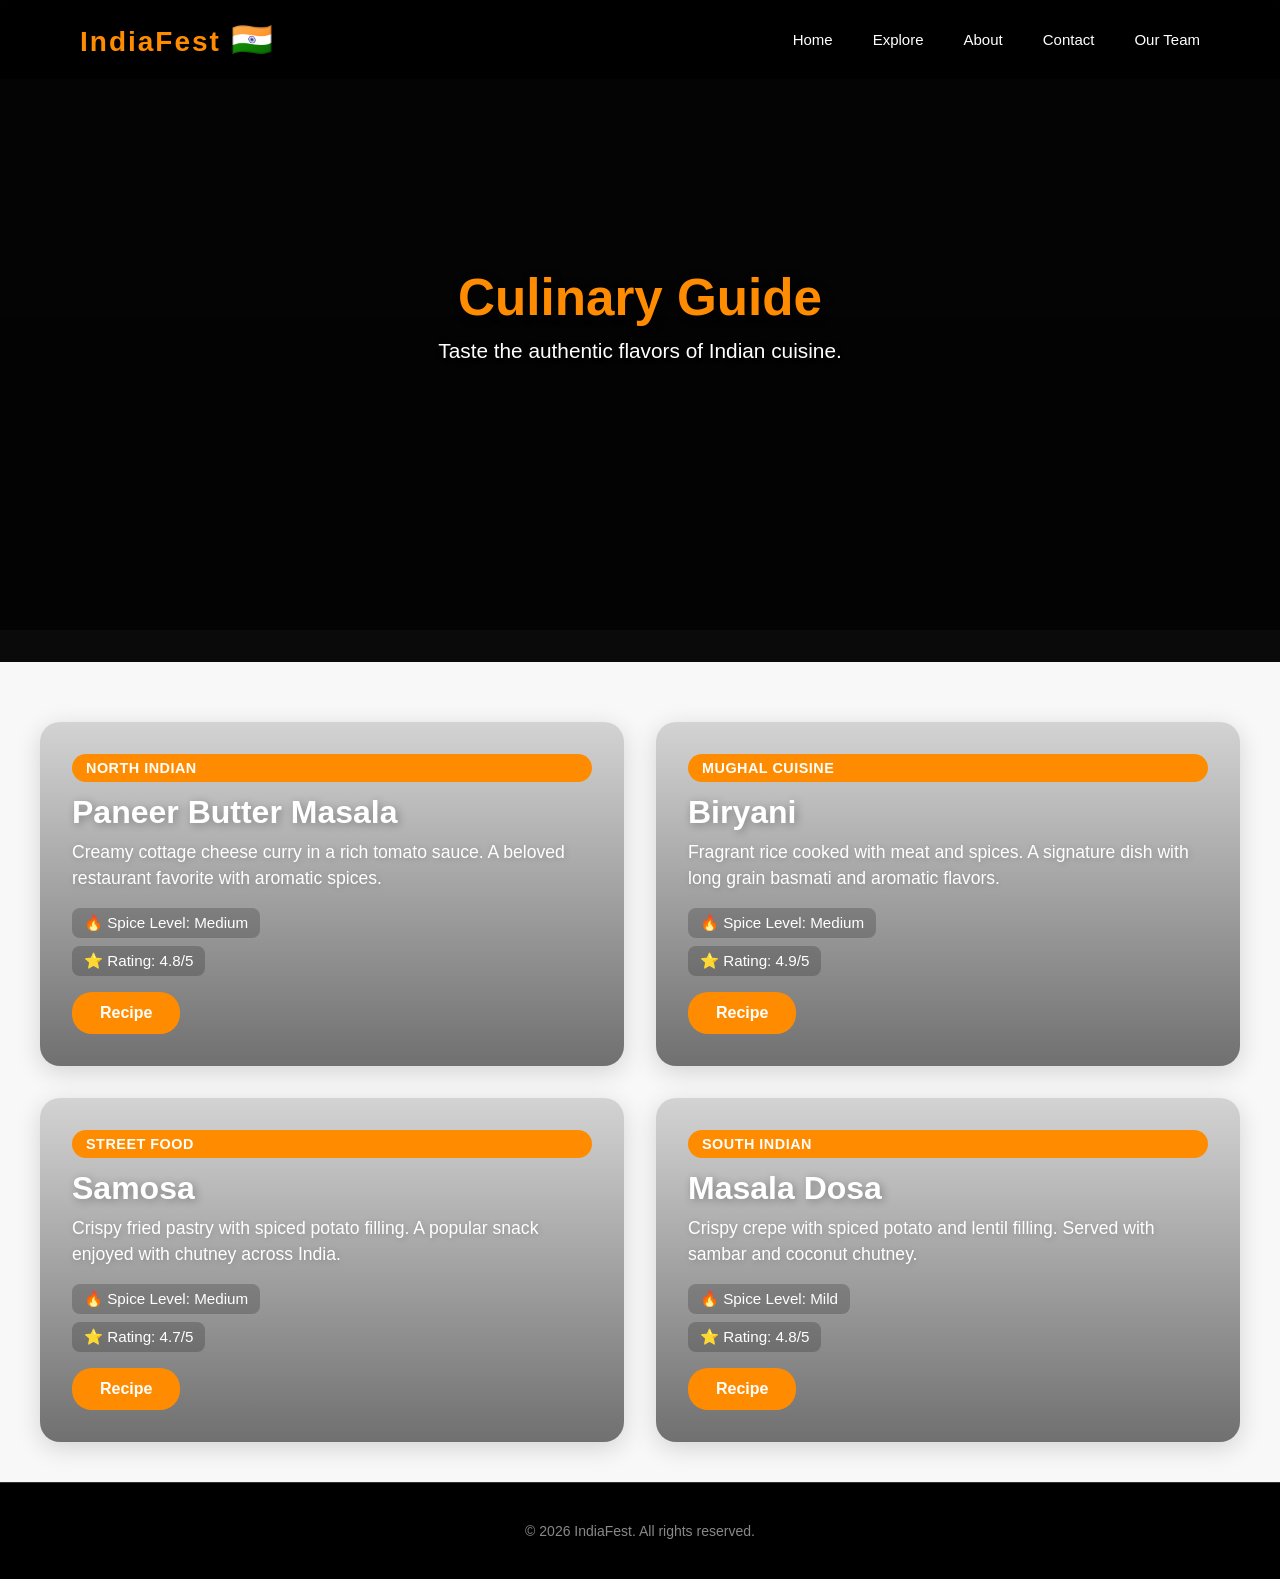
<file: projek negara india/culinary.html>
<!DOCTYPE html>
<html lang="en">
<head>
  <meta charset="UTF-8">
  <meta name="viewport" content="width=device-width, initial-scale=1.0">
  <title>Culinary Guide</title>
  <link rel="stylesheet" href="main.css">
</head>
<body>
  <header>
    <div class="navbar-container">
      <div class="logo">IndiaFest <span style="font-size:1.2em">🇮🇳</span></div>
      <nav class="nav-menu">
        <a href="index.html" class="nav-link">Home</a>
        <a href="explore.html" class="nav-link">Explore</a>
        <a href="#" class="nav-link">About</a>
        <a href="#" class="nav-link">Contact</a>
        <a href="#" class="nav-link">Our Team</a>
      </nav>
    </div>
  </header>

  <main>
    <section class="explore-hero">
      <div class="explore-hero-bg"></div>
      <div class="explore-hero-content">
        <h1 class="explore-hero-title">Culinary Guide</h1>
        <p class="explore-hero-subtitle">Taste the authentic flavors of Indian cuisine.</p>
      </div>
    </section>
    <section class="explore-section">
      <div class="card-grid">
        <div class="explore-card" style="background-image: url('https://www.cookwithmanali.com/wp-content/uploads/2019/05/Paneer-Butter-Masala-Restaurant-Style.jpg');">
          <div class="explore-card-overlay"></div>
          <div class="explore-card-content">
            <div class="explore-card-badge">North Indian</div>
            <h3 class="explore-card-title">Paneer Butter Masala</h3>
            <p class="explore-card-desc">Creamy cottage cheese curry in a rich tomato sauce. A beloved restaurant favorite with aromatic spices.</p>
            <div class="explore-card-meta">
              <span class="explore-location">🔥 Spice Level: Medium</span>
              <span class="explore-season">⭐ Rating: 4.8/5</span>
            </div>
            <a href="#" class="explore-btn">Recipe</a>
          </div>
        </div>
        <div class="explore-card" style="background-image: url('https://www.indianhealthyrecipes.com/wp-content/uploads/2021/12/biryani-recipe.jpg');">
          <div class="explore-card-overlay"></div>
          <div class="explore-card-content">
            <div class="explore-card-badge">Mughal Cuisine</div>
            <h3 class="explore-card-title">Biryani</h3>
            <p class="explore-card-desc">Fragrant rice cooked with meat and spices. A signature dish with long grain basmati and aromatic flavors.</p>
            <div class="explore-card-meta">
              <span class="explore-location">🔥 Spice Level: Medium</span>
              <span class="explore-season">⭐ Rating: 4.9/5</span>
            </div>
            <a href="#" class="explore-btn">Recipe</a>
          </div>
        </div>
        <div class="explore-card" style="background-image: url('https://www.vegrecipesofindia.com/wp-content/uploads/2021/06/samosa-recipe-1.jpg');">
          <div class="explore-card-overlay"></div>
          <div class="explore-card-content">
            <div class="explore-card-badge">Street Food</div>
            <h3 class="explore-card-title">Samosa</h3>
            <p class="explore-card-desc">Crispy fried pastry with spiced potato filling. A popular snack enjoyed with chutney across India.</p>
            <div class="explore-card-meta">
              <span class="explore-location">🔥 Spice Level: Medium</span>
              <span class="explore-season">⭐ Rating: 4.7/5</span>
            </div>
            <a href="#" class="explore-btn">Recipe</a>
          </div>
        </div>
        <div class="explore-card" style="background-image: url('https://www.cookwithmanali.com/wp-content/uploads/2019/04/Masala-Dosa.jpg');">
          <div class="explore-card-overlay"></div>
          <div class="explore-card-content">
            <div class="explore-card-badge">South Indian</div>
            <h3 class="explore-card-title">Masala Dosa</h3>
            <p class="explore-card-desc">Crispy crepe with spiced potato and lentil filling. Served with sambar and coconut chutney.</p>
            <div class="explore-card-meta">
              <span class="explore-location">🔥 Spice Level: Mild</span>
              <span class="explore-season">⭐ Rating: 4.8/5</span>
            </div>
            <a href="#" class="explore-btn">Recipe</a>
          </div>
        </div>
      </div>
    </section>
  </main>

  <footer>
    <p>&copy; 2026 IndiaFest. All rights reserved.</p>
  </footer>
</body>
</html>
</file>
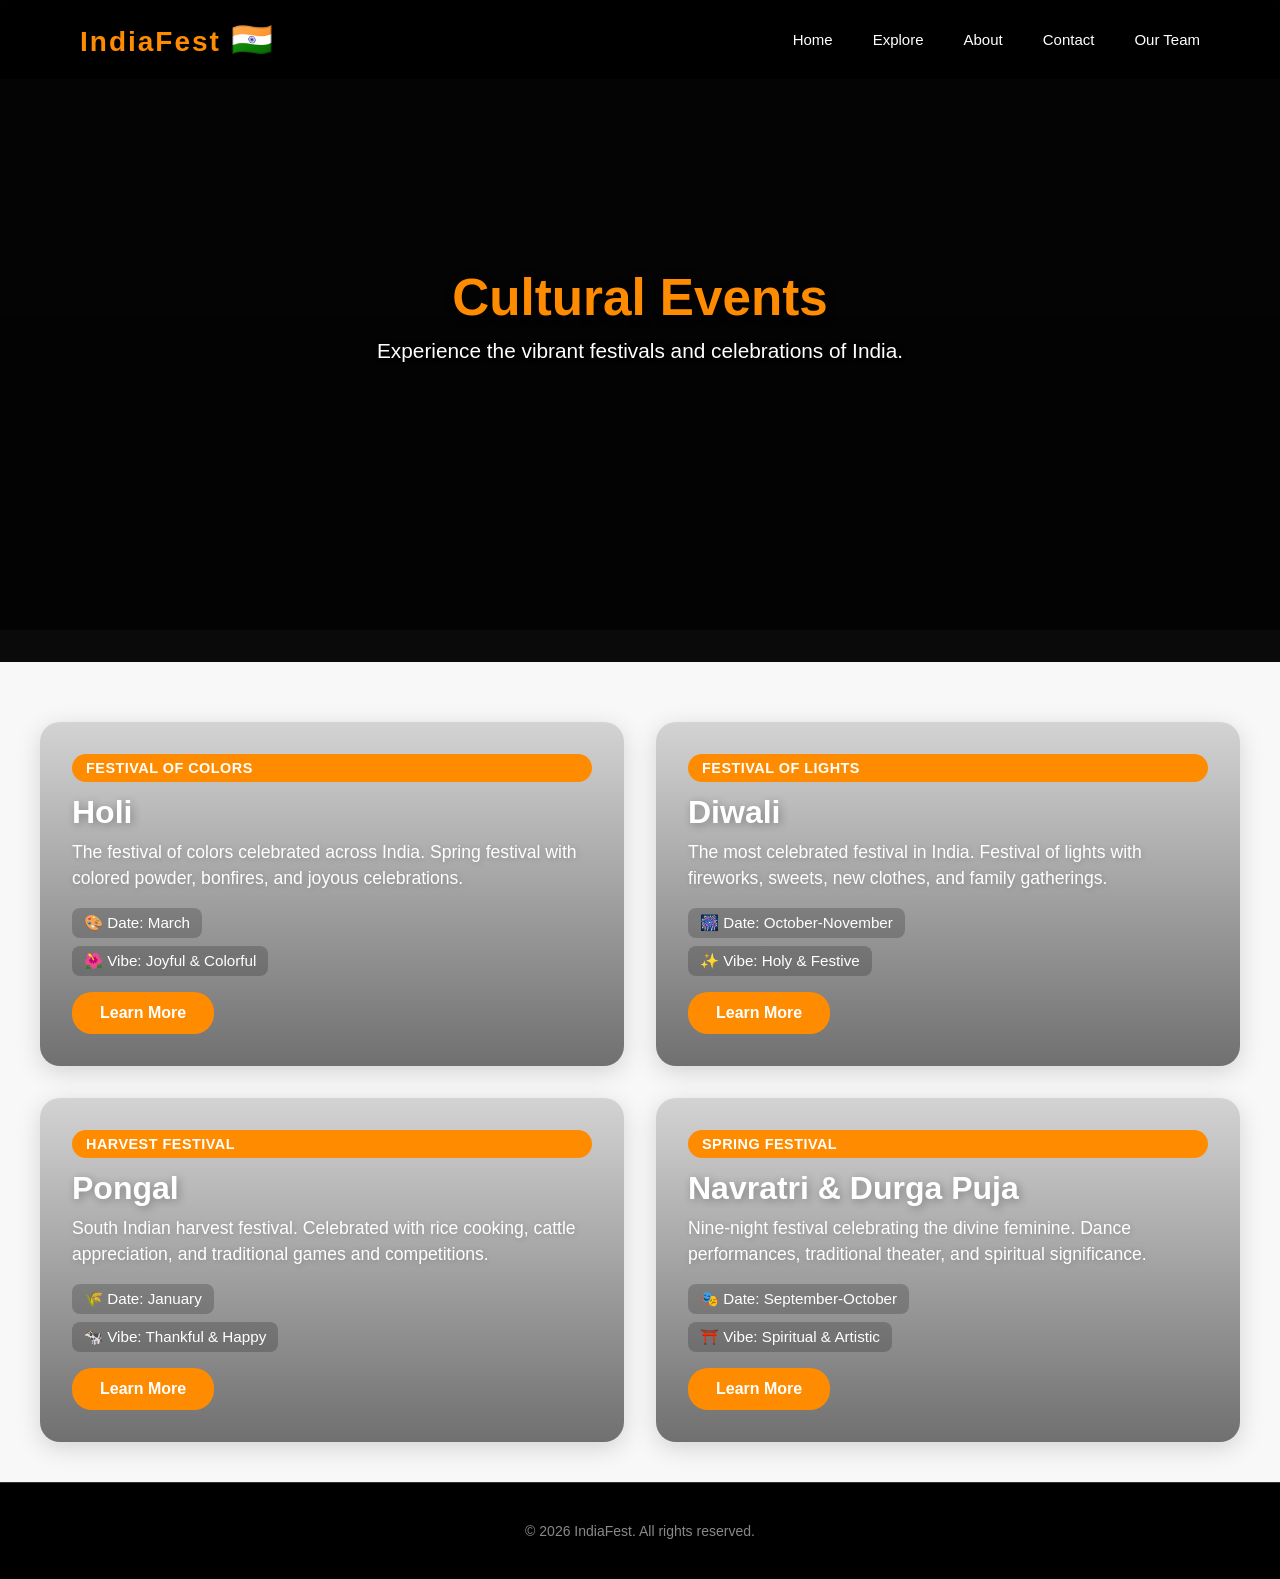
<file: projek negara india/events.html>
<!DOCTYPE html>
<html lang="en">
<head>
  <meta charset="UTF-8">
  <meta name="viewport" content="width=device-width, initial-scale=1.0">
  <title>Cultural Events</title>
  <link rel="stylesheet" href="main.css">
</head>
<body>
  <header>
    <div class="navbar-container">
      <div class="logo">IndiaFest <span style="font-size:1.2em">🇮🇳</span></div>
      <nav class="nav-menu">
        <a href="index.html" class="nav-link">Home</a>
        <a href="explore.html" class="nav-link">Explore</a>
        <a href="#" class="nav-link">About</a>
        <a href="#" class="nav-link">Contact</a>
        <a href="#" class="nav-link">Our Team</a>
      </nav>
    </div>
  </header>

  <main>
    <section class="explore-hero">
      <div class="explore-hero-bg"></div>
      <div class="explore-hero-content">
        <h1 class="explore-hero-title">Cultural Events</h1>
        <p class="explore-hero-subtitle">Experience the vibrant festivals and celebrations of India.</p>
      </div>
    </section>
    <section class="explore-section">
      <div class="card-grid">
        <div class="explore-card" style="background-image: url('https://images.unsplash.com/photo-1494942636040-e186e81cef91?auto=format&fit=crop&w=600&q=60');">
          <div class="explore-card-overlay"></div>
          <div class="explore-card-content">
            <div class="explore-card-badge">Festival of Colors</div>
            <h3 class="explore-card-title">Holi</h3>
            <p class="explore-card-desc">The festival of colors celebrated across India. Spring festival with colored powder, bonfires, and joyous celebrations.</p>
            <div class="explore-card-meta">
              <span class="explore-location">🎨 Date: March</span>
              <span class="explore-season">🌺 Vibe: Joyful & Colorful</span>
            </div>
            <a href="#" class="explore-btn">Learn More</a>
          </div>
        </div>
        <div class="explore-card" style="background-image: url('https://images.unsplash.com/photo-1548599622-c31e11cdfcd7?auto=format&fit=crop&w=600&q=60');">
          <div class="explore-card-overlay"></div>
          <div class="explore-card-content">
            <div class="explore-card-badge">Festival of Lights</div>
            <h3 class="explore-card-title">Diwali</h3>
            <p class="explore-card-desc">The most celebrated festival in India. Festival of lights with fireworks, sweets, new clothes, and family gatherings.</p>
            <div class="explore-card-meta">
              <span class="explore-location">🎆 Date: October-November</span>
              <span class="explore-season">✨ Vibe: Holy & Festive</span>
            </div>
            <a href="#" class="explore-btn">Learn More</a>
          </div>
        </div>
        <div class="explore-card" style="background-image: url('https://images.unsplash.com/photo-1525365280917-498caa0ddf60?auto=format&fit=crop&w=600&q=60');">
          <div class="explore-card-overlay"></div>
          <div class="explore-card-content">
            <div class="explore-card-badge">Harvest Festival</div>
            <h3 class="explore-card-title">Pongal</h3>
            <p class="explore-card-desc">South Indian harvest festival. Celebrated with rice cooking, cattle appreciation, and traditional games and competitions.</p>
            <div class="explore-card-meta">
              <span class="explore-location">🌾 Date: January</span>
              <span class="explore-season">🐄 Vibe: Thankful & Happy</span>
            </div>
            <a href="#" class="explore-btn">Learn More</a>
          </div>
        </div>
        <div class="explore-card" style="background-image: url('https://images.unsplash.com/photo-1505664076010-cb3f6e06e514?auto=format&fit=crop&w=600&q=60');">
          <div class="explore-card-overlay"></div>
          <div class="explore-card-content">
            <div class="explore-card-badge">Spring Festival</div>
            <h3 class="explore-card-title">Navratri & Durga Puja</h3>
            <p class="explore-card-desc">Nine-night festival celebrating the divine feminine. Dance performances, traditional theater, and spiritual significance.</p>
            <div class="explore-card-meta">
              <span class="explore-location">🎭 Date: September-October</span>
              <span class="explore-season">⛩️ Vibe: Spiritual & Artistic</span>
            </div>
            <a href="#" class="explore-btn">Learn More</a>
          </div>
        </div>
      </div>
    </section>
  </main>

  <footer>
    <p>&copy; 2026 IndiaFest. All rights reserved.</p>
  </footer>
</body>
</html>
</file>
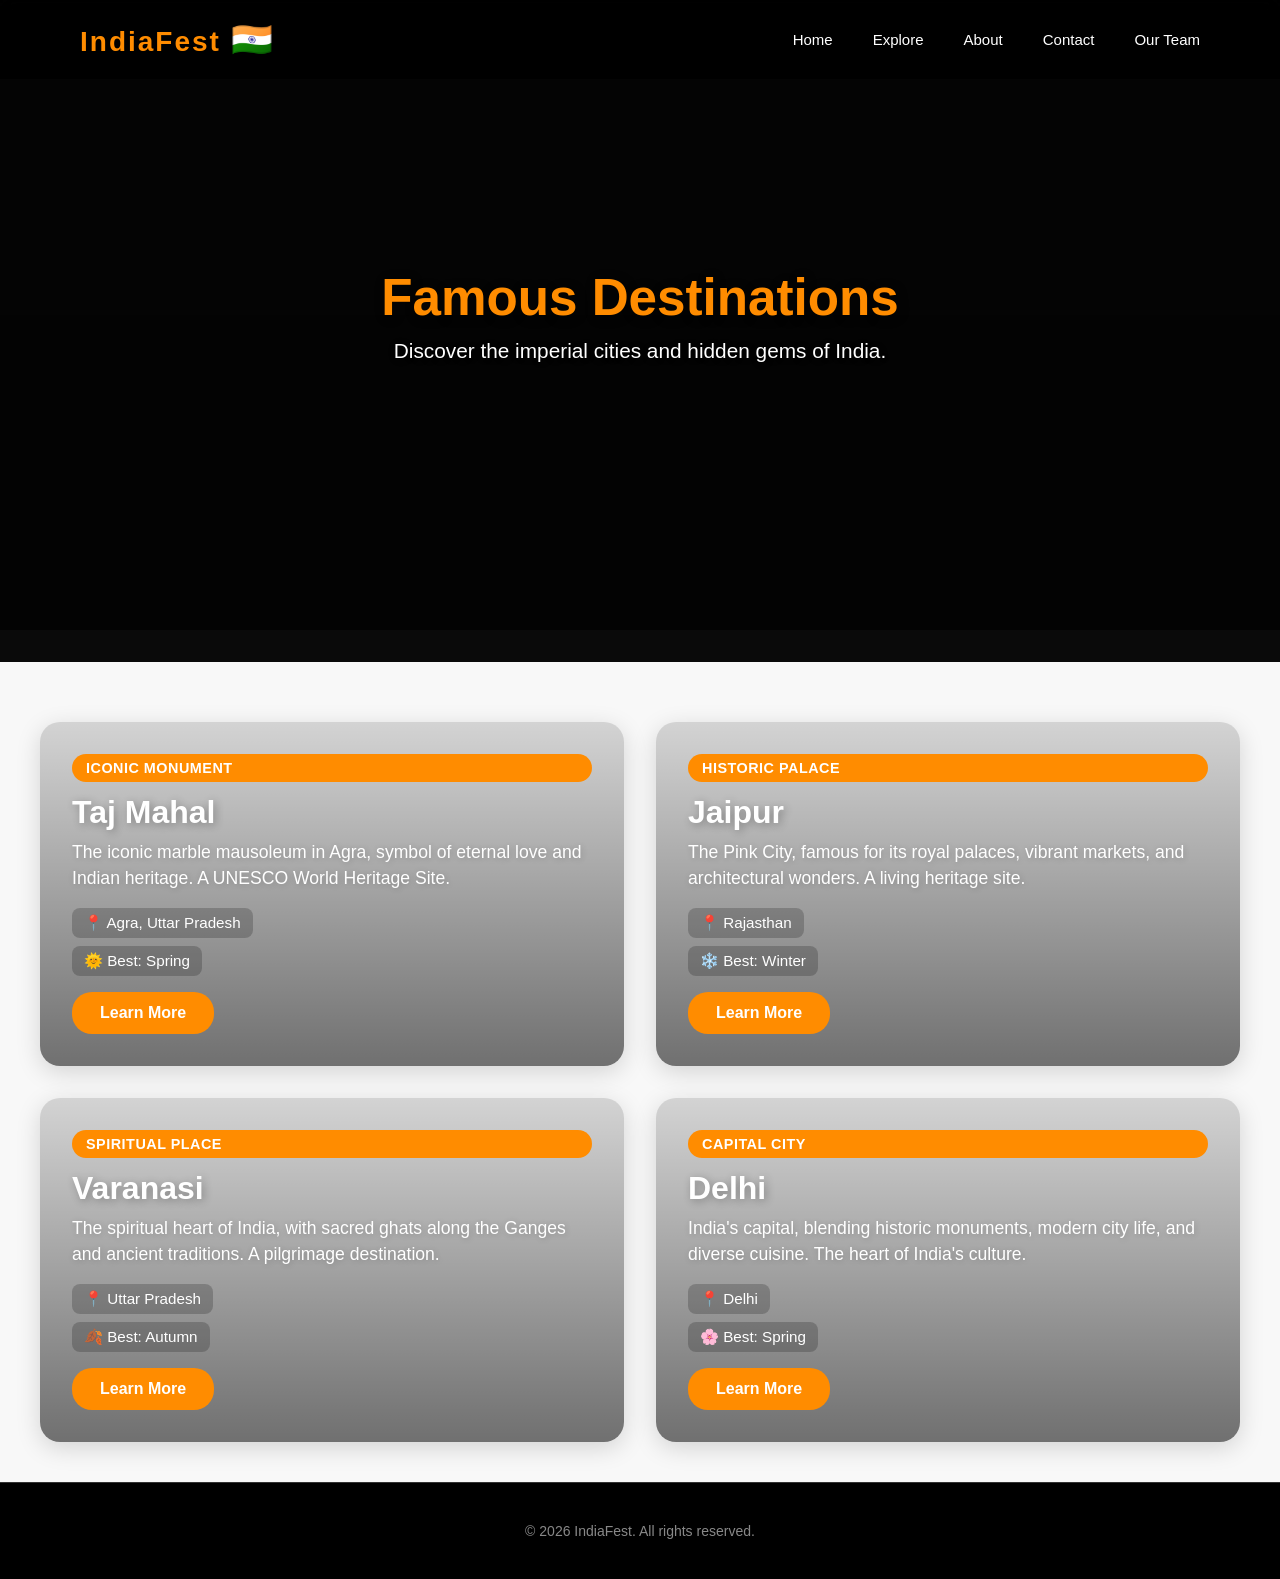
<file: projek negara india/explore.html>
<!DOCTYPE html>
<html lang="en">
<head>
  <meta charset="UTF-8">
  <meta name="viewport" content="width=device-width, initial-scale=1.0">
  <title>Explore India</title>
  <link rel="stylesheet" href="main.css">
</head>
<body>
  <header>
    <div class="navbar-container">
      <div class="logo">IndiaFest <span style="font-size:1.2em">🇮🇳</span></div>
      <nav class="nav-menu">
        <a href="index.html" class="nav-link">Home</a>
        <a href="explore.html" class="nav-link">Explore</a>
        <a href="#" class="nav-link">About</a>
        <a href="#" class="nav-link">Contact</a>
        <a href="#" class="nav-link">Our Team</a>
      </nav>
    </div>
  </header>

  <main>
    <section class="explore-hero">
      <div class="explore-hero-bg"></div>
      <div class="explore-hero-content">
        <h1 class="explore-hero-title">Famous Destinations</h1>
        <p class="explore-hero-subtitle">Discover the imperial cities and hidden gems of India.</p>
      </div>
    </section>
    <section class="explore-section">
      <div class="card-grid">
        <div class="explore-card" style="background-image: url('https://upload.wikimedia.org/wikipedia/commons/d/da/Taj-Mahal.jpg');">
          <div class="explore-card-overlay"></div>
          <div class="explore-card-content">
            <div class="explore-card-badge">Iconic Monument</div>
            <h3 class="explore-card-title">Taj Mahal</h3>
            <p class="explore-card-desc">The iconic marble mausoleum in Agra, symbol of eternal love and Indian heritage. A UNESCO World Heritage Site.</p>
            <div class="explore-card-meta">
              <span class="explore-location">📍 Agra, Uttar Pradesh</span>
              <span class="explore-season">🌞 Best: Spring</span>
            </div>
            <a href="#" class="explore-btn">Learn More</a>
          </div>
        </div>
        <div class="explore-card" style="background-image: url('https://upload.wikimedia.org/wikipedia/commons/9/9e/Hawa_Mahal_2011.jpg');">
          <div class="explore-card-overlay"></div>
          <div class="explore-card-content">
            <div class="explore-card-badge">Historic Palace</div>
            <h3 class="explore-card-title">Jaipur</h3>
            <p class="explore-card-desc">The Pink City, famous for its royal palaces, vibrant markets, and architectural wonders. A living heritage site.</p>
            <div class="explore-card-meta">
              <span class="explore-location">📍 Rajasthan</span>
              <span class="explore-season">❄️ Best: Winter</span>
            </div>
            <a href="#" class="explore-btn">Learn More</a>
          </div>
        </div>
        <div class="explore-card" style="background-image: url('https://cdn.getyourguide.com/img/location/6023dbcb71489.jpeg/99.jpg');">
          <div class="explore-card-overlay"></div>
          <div class="explore-card-content">
            <div class="explore-card-badge">Spiritual Place</div>
            <h3 class="explore-card-title">Varanasi</h3>
            <p class="explore-card-desc">The spiritual heart of India, with sacred ghats along the Ganges and ancient traditions. A pilgrimage destination.</p>
            <div class="explore-card-meta">
              <span class="explore-location">📍 Uttar Pradesh</span>
              <span class="explore-season">🍂 Best: Autumn</span>
            </div>
            <a href="#" class="explore-btn">Learn More</a>
          </div>
        </div>
        <div class="explore-card" style="background-image: url('https://www.oyorooms.com/travel-guide/wp-content/uploads/2019/02/Delhi.jpg');">
          <div class="explore-card-overlay"></div>
          <div class="explore-card-content">
            <div class="explore-card-badge">Capital City</div>
            <h3 class="explore-card-title">Delhi</h3>
            <p class="explore-card-desc">India's capital, blending historic monuments, modern city life, and diverse cuisine. The heart of India's culture.</p>
            <div class="explore-card-meta">
              <span class="explore-location">📍 Delhi</span>
              <span class="explore-season">🌸 Best: Spring</span>
            </div>
            <a href="#" class="explore-btn">Learn More</a>
          </div>
        </div>
      </div>
    </section>
  </main>

  <footer>
    <p>&copy; 2026 IndiaFest. All rights reserved.</p>
  </footer>
</body>
</html>
</file>
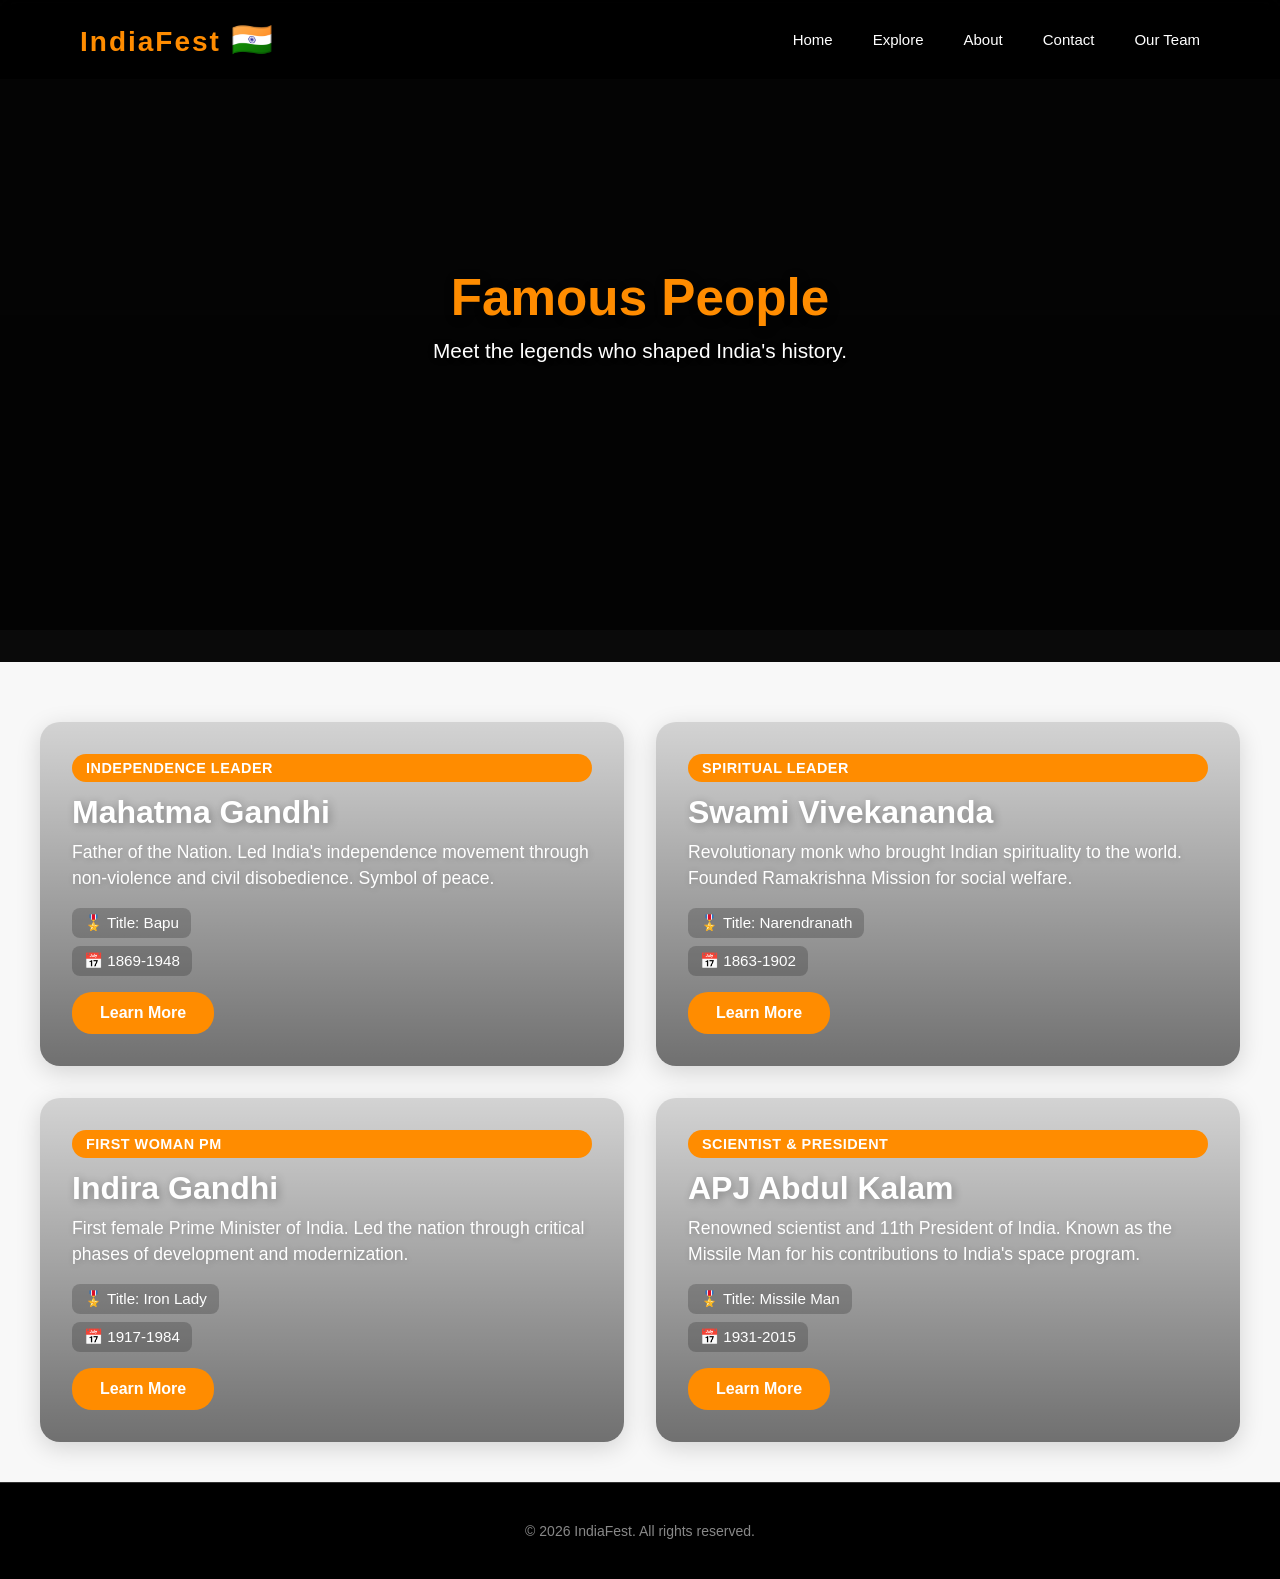
<file: projek negara india/famous-people.html>
<!DOCTYPE html>
<html lang="en">
<head>
  <meta charset="UTF-8">
  <meta name="viewport" content="width=device-width, initial-scale=1.0">
  <title>Famous People</title>
  <link rel="stylesheet" href="main.css">
</head>
<body>
  <header>
    <div class="navbar-container">
      <div class="logo">IndiaFest <span style="font-size:1.2em">🇮🇳</span></div>
      <nav class="nav-menu">
        <a href="index.html" class="nav-link">Home</a>
        <a href="explore.html" class="nav-link">Explore</a>
        <a href="#" class="nav-link">About</a>
        <a href="#" class="nav-link">Contact</a>
        <a href="#" class="nav-link">Our Team</a>
      </nav>
    </div>
  </header>

  <main>
    <section class="explore-hero">
      <div class="explore-hero-bg"></div>
      <div class="explore-hero-content">
        <h1 class="explore-hero-title">Famous People</h1>
        <p class="explore-hero-subtitle">Meet the legends who shaped India's history.</p>
      </div>
    </section>
    <section class="explore-section">
      <div class="card-grid">
        <div class="explore-card" style="background-image: url('https://upload.wikimedia.org/wikipedia/commons/6/6e/Mahatma-Gandhi%2C_studio%2C_1931.jpg');">
          <div class="explore-card-overlay"></div>
          <div class="explore-card-content">
            <div class="explore-card-badge">Independence Leader</div>
            <h3 class="explore-card-title">Mahatma Gandhi</h3>
            <p class="explore-card-desc">Father of the Nation. Led India's independence movement through non-violence and civil disobedience. Symbol of peace.</p>
            <div class="explore-card-meta">
              <span class="explore-location">🎖️ Title: Bapu</span>
              <span class="explore-season">📅 1869-1948</span>
            </div>
            <a href="#" class="explore-btn">Learn More</a>
          </div>
        </div>
        <div class="explore-card" style="background-image: url('https://upload.wikimedia.org/wikipedia/commons/2/2e/Swami_Vivekananda-1893-09-signed.jpg');">
          <div class="explore-card-overlay"></div>
          <div class="explore-card-content">
            <div class="explore-card-badge">Spiritual Leader</div>
            <h3 class="explore-card-title">Swami Vivekananda</h3>
            <p class="explore-card-desc">Revolutionary monk who brought Indian spirituality to the world. Founded Ramakrishna Mission for social welfare.</p>
            <div class="explore-card-meta">
              <span class="explore-location">🎖️ Title: Narendranath</span>
              <span class="explore-season">📅 1863-1902</span>
            </div>
            <a href="#" class="explore-btn">Learn More</a>
          </div>
        </div>
        <div class="explore-card" style="background-image: url('https://upload.wikimedia.org/wikipedia/commons/2/2e/Indira_Gandhi_1966.jpg');">
          <div class="explore-card-overlay"></div>
          <div class="explore-card-content">
            <div class="explore-card-badge">First Woman PM</div>
            <h3 class="explore-card-title">Indira Gandhi</h3>
            <p class="explore-card-desc">First female Prime Minister of India. Led the nation through critical phases of development and modernization.</p>
            <div class="explore-card-meta">
              <span class="explore-location">🎖️ Title: Iron Lady</span>
              <span class="explore-season">📅 1917-1984</span>
            </div>
            <a href="#" class="explore-btn">Learn More</a>
          </div>
        </div>
        <div class="explore-card" style="background-image: url('https://upload.wikimedia.org/wikipedia/commons/5/5e/APJ_Abdul_Kalam.jpg');">
          <div class="explore-card-overlay"></div>
          <div class="explore-card-content">
            <div class="explore-card-badge">Scientist & President</div>
            <h3 class="explore-card-title">APJ Abdul Kalam</h3>
            <p class="explore-card-desc">Renowned scientist and 11th President of India. Known as the Missile Man for his contributions to India's space program.</p>
            <div class="explore-card-meta">
              <span class="explore-location">🎖️ Title: Missile Man</span>
              <span class="explore-season">📅 1931-2015</span>
            </div>
            <a href="#" class="explore-btn">Learn More</a>
          </div>
        </div>
      </div>
    </section>
  </main>

  <footer>
    <p>&copy; 2026 IndiaFest. All rights reserved.</p>
  </footer>
</body>
</html>
</file>
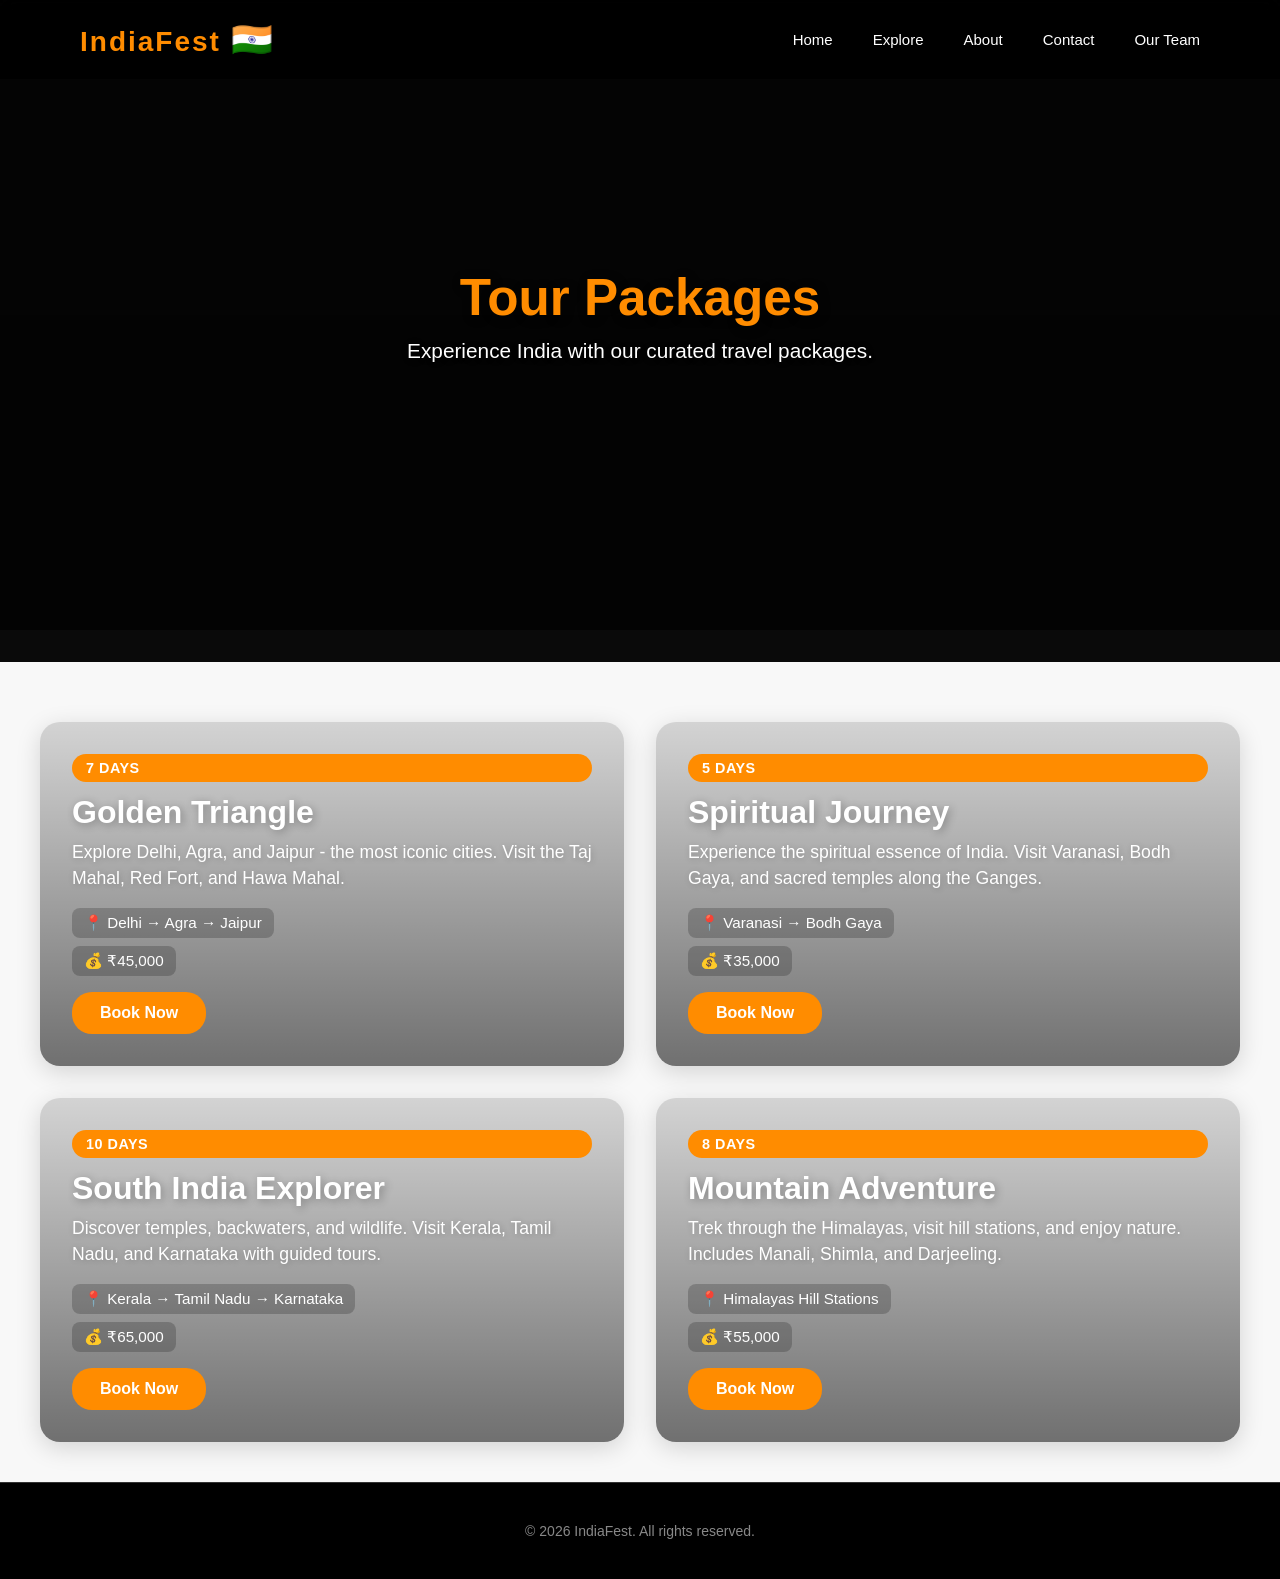
<file: projek negara india/tours.html>
<!DOCTYPE html>
<html lang="en">
<head>
  <meta charset="UTF-8">
  <meta name="viewport" content="width=device-width, initial-scale=1.0">
  <title>Tour Packages</title>
  <link rel="stylesheet" href="main.css">
</head>
<body>
  <header>
    <div class="navbar-container">
      <div class="logo">IndiaFest <span style="font-size:1.2em">🇮🇳</span></div>
      <nav class="nav-menu">
        <a href="index.html" class="nav-link">Home</a>
        <a href="explore.html" class="nav-link">Explore</a>
        <a href="#" class="nav-link">About</a>
        <a href="#" class="nav-link">Contact</a>
        <a href="#" class="nav-link">Our Team</a>
      </nav>
    </div>
  </header>

  <main>
    <section class="explore-hero">
      <div class="explore-hero-bg"></div>
      <div class="explore-hero-content">
        <h1 class="explore-hero-title">Tour Packages</h1>
        <p class="explore-hero-subtitle">Experience India with our curated travel packages.</p>
      </div>
    </section>
    <section class="explore-section">
      <div class="card-grid">
        <div class="explore-card" style="background-image: url('https://images.unsplash.com/photo-1552520514-1b966f841cae?auto=format&fit=crop&w=600&q=60');">
          <div class="explore-card-overlay"></div>
          <div class="explore-card-content">
            <div class="explore-card-badge">7 Days</div>
            <h3 class="explore-card-title">Golden Triangle</h3>
            <p class="explore-card-desc">Explore Delhi, Agra, and Jaipur - the most iconic cities. Visit the Taj Mahal, Red Fort, and Hawa Mahal.</p>
            <div class="explore-card-meta">
              <span class="explore-location">📍 Delhi → Agra → Jaipur</span>
              <span class="explore-season">💰 ₹45,000</span>
            </div>
            <a href="#" class="explore-btn">Book Now</a>
          </div>
        </div>
        <div class="explore-card" style="background-image: url('https://images.unsplash.com/photo-1507003211169-0a1dd7228f2d?auto=format&fit=crop&w=600&q=60');">
          <div class="explore-card-overlay"></div>
          <div class="explore-card-content">
            <div class="explore-card-badge">5 Days</div>
            <h3 class="explore-card-title">Spiritual Journey</h3>
            <p class="explore-card-desc">Experience the spiritual essence of India. Visit Varanasi, Bodh Gaya, and sacred temples along the Ganges.</p>
            <div class="explore-card-meta">
              <span class="explore-location">📍 Varanasi → Bodh Gaya</span>
              <span class="explore-season">💰 ₹35,000</span>
            </div>
            <a href="#" class="explore-btn">Book Now</a>
          </div>
        </div>
        <div class="explore-card" style="background-image: url('https://images.unsplash.com/photo-1469854523086-cc02fe5d8800?auto=format&fit=crop&w=600&q=60');">
          <div class="explore-card-overlay"></div>
          <div class="explore-card-content">
            <div class="explore-card-badge">10 Days</div>
            <h3 class="explore-card-title">South India Explorer</h3>
            <p class="explore-card-desc">Discover temples, backwaters, and wildlife. Visit Kerala, Tamil Nadu, and Karnataka with guided tours.</p>
            <div class="explore-card-meta">
              <span class="explore-location">📍 Kerala → Tamil Nadu → Karnataka</span>
              <span class="explore-season">💰 ₹65,000</span>
            </div>
            <a href="#" class="explore-btn">Book Now</a>
          </div>
        </div>
        <div class="explore-card" style="background-image: url('https://images.unsplash.com/photo-1506905925346-21bda4d32df4?auto=format&fit=crop&w=600&q=60');">
          <div class="explore-card-overlay"></div>
          <div class="explore-card-content">
            <div class="explore-card-badge">8 Days</div>
            <h3 class="explore-card-title">Mountain Adventure</h3>
            <p class="explore-card-desc">Trek through the Himalayas, visit hill stations, and enjoy nature. Includes Manali, Shimla, and Darjeeling.</p>
            <div class="explore-card-meta">
              <span class="explore-location">📍 Himalayas Hill Stations</span>
              <span class="explore-season">💰 ₹55,000</span>
            </div>
            <a href="#" class="explore-btn">Book Now</a>
          </div>
        </div>
      </div>
    </section>
  </main>

  <footer>
    <p>&copy; 2026 IndiaFest. All rights reserved.</p>
  </footer>
</body>
</html>
</file>
<file: projek negara india/main.css>
/* INDIAFEST - Main Stylesheet */

* {
  margin: 0;
  padding: 0;
  box-sizing: border-box;
}

body {
  font-family: 'Arial', sans-serif;
  background-color: #0a0a0a;
  color: #ffffff;
  overflow-x: hidden;
}

/* ========== NAVBAR ========== */
header {
  position: fixed;
  top: 0;
  width: 100%;
  z-index: 1000;
  background: rgba(0, 0, 0, 0.8);
  backdrop-filter: blur(10px);
  padding: 20px 0;
  transition: all 0.3s ease;
}

.navbar-container {
  max-width: 1200px;
  margin: 0 auto;
  display: flex;
  justify-content: space-between;
  align-items: center;
  padding: 0 40px;
}

.logo {
  font-size: 28px;
  font-weight: bold;
  color: #ff8c00;
  letter-spacing: 2px;
}

.nav-menu {
  display: flex;
  gap: 40px;
  align-items: center;
}

.nav-link {
  color: #ffffff;
  text-decoration: none;
  font-size: 15px;
  font-weight: 500;
  transition: color 0.3s ease;
  position: relative;
}

.nav-link:hover {
  color: #ff8c00;
}

.nav-link::after {
  content: '';
  position: absolute;
  width: 0;
  height: 2px;
  bottom: -5px;
  left: 0;
  background-color: #ff8c00;
  transition: width 0.3s ease;
}

.nav-link:hover::after {
  width: 100%;
}

/* ========== HERO SECTION ========== */
.hero {
  height: 100vh;
  background: linear-gradient(rgba(0, 0, 0, 0.5), rgba(0, 0, 0, 0.7)), 
              url('https://i.pinimg.com/1200x/24/3c/e3/243ce380395a30ef42b846607e2f2d3b.jpg') center/cover no-repeat;
  display: flex;
  align-items: center;
  justify-content: center;
  text-align: center;
  position: relative;
  overflow: hidden;
}

.hero-overlay {
  position: absolute;
  top: 0;
  left: 0;
  width: 100%;
  height: 100%;
  background: radial-gradient(ellipse at center, transparent 0%, rgba(0, 0, 0, 0.5) 100%);
}

.hero-content {
  position: relative;
  z-index: 2;
  animation: heroFadeIn 1s ease-out;
}

@keyframes heroFadeIn {
  from {
    opacity: 0;
    transform: translateY(30px);
  }
  to {
    opacity: 1;
    transform: translateY(0);
  }
}

.hero h1 {
  font-size: 80px;
  font-weight: 900;
  color: #ff8c00;
  margin-bottom: 15px;
  text-shadow: 3px 3px 10px rgba(0, 0, 0, 0.7);
  letter-spacing: 3px;
}

.hero h2 {
  font-size: 36px;
  color: #ffffff;
  margin-bottom: 20px;
  font-weight: 300;
  letter-spacing: 2px;
}

.hero p {
  font-size: 18px;
  color: #dddddd;
  margin-bottom: 30px;
  line-height: 1.6;
  max-width: 700px;
  margin-left: auto;
  margin-right: auto;
}

.btn-primary {
  display: inline-block;
  padding: 16px 50px;
  background-color: #ff8c00;
  color: #ffffff;
  text-decoration: none;
  border-radius: 50px;
  font-weight: bold;
  font-size: 16px;
  letter-spacing: 2px;
  transition: all 0.3s ease;
  box-shadow: 0 4px 20px rgba(255, 140, 0, 0.4);
}

.btn-primary:hover {
  background-color: #ffffff;
  color: #ff8c00;
  transform: translateY(-3px);
  box-shadow: 0 6px 30px rgba(255, 140, 0, 0.6);
}

/* ========== INFO SECTION ========== */
.info-section {
  background: linear-gradient(rgba(0, 0, 0, 0.6), rgba(0, 0, 0, 0.8)),
              url('https://images.unsplash.com/photo-1567701686981-e90b73d47d22?w=1200&q=80') center/cover no-repeat;
  padding: 120px 40px;
  min-height: 100vh;
  display: flex;
  align-items: center;
  justify-content: center;
}

.info-container {
  max-width: 900px;
  margin: 0 auto;
  text-align: center;
}

.info-container h2 {
  font-size: 48px;
  color: #ff8c00;
  margin-bottom: 30px;
  font-weight: bold;
  letter-spacing: 2px;
}

.info-container p {
  font-size: 18px;
  color: #cccccc;
  line-height: 1.8;
  margin-bottom: 20px;
}

/* ========== CONTENT SECTIONS ========== */
.content-section {
  padding: 100px 40px;
  min-height: 100vh;
  background-color: #0a0a0a;
  display: flex;
  flex-direction: column;
  align-items: center;
  justify-content: center;
}

.section-header {
  text-align: center;
  margin-bottom: 60px;
  animation: slideUp 0.8s ease-out;
}

@keyframes slideUp {
  from {
    opacity: 0;
    transform: translateY(30px);
  }
  to {
    opacity: 1;
    transform: translateY(0);
  }
}

.section-header h2 {
  font-size: 48px;
  color: #ff8c00;
  margin-bottom: 15px;
  font-weight: bold;
  letter-spacing: 2px;
}

.section-header p {
  font-size: 18px;
  color: #999999;
  letter-spacing: 1px;
}

.cards-container {
  display: flex;
  flex-direction: column;
  align-items: center;
  gap: 40px;
  max-width: 900px;
  width: 100%;
}

/* ========== CARD STYLE ========== */
/* ========== MENU SECTION ========== */
/* ========== EXPLORE CARD GRID ========== */
.explore-hero {
  position: relative;
  height: 70vh;
  min-height: 420px;
  display: flex;
  align-items: center;
  justify-content: flex-start;
  background: transparent;
  margin-bottom: 32px;
}

.explore-hero-bg {
  position: absolute;
  top: 0;
  left: 0;
  width: 100%;
  height: 100%;
  background: linear-gradient(rgba(0,0,0,0.5), rgba(0,0,0,0.7)), url('https://i.pinimg.com/1200x/24/3c/e3/243ce380395a30ef42b846607e2f2d3b.jpg') center/cover no-repeat;
  z-index: 1;
  filter: blur(0px);
}

.explore-hero-content {
  position: relative;
  z-index: 2;
  width: 100%;
  display: flex;
  flex-direction: column;
  align-items: center;
  justify-content: center;
  color: #fff;
  text-align: center;
}

.explore-hero-title {
  font-size: 3.2rem;
  font-weight: bold;
  margin-bottom: 12px;
  text-shadow: 2px 2px 12px rgba(0,0,0,0.3);
  color: #ff8c00;
}

.explore-hero-subtitle {
  font-size: 1.3rem;
  font-weight: 400;
  text-shadow: 1px 1px 8px rgba(0,0,0,0.2);
}
.explore-section {
  padding: 60px 0 40px 0;
  background: #f8f8f8;
}

.explore-title {
  font-size: 2.5rem;
  font-weight: bold;
  color: #222;
  margin-bottom: 32px;
  text-align: left;
  padding-left: 32px;
}

  .menu-section {
    display: block;
    padding: 8px 0;
    background: #f8f8f8;
  }

  .menu-bar {
    display: flex;
    flex-direction: column;
    gap: 6px;
    width: 100%;
    max-width: 900px;
    margin: 0 auto;
    align-items: stretch;
  }

  .menu-tab {
    background: #fff;
    border-radius: 6px;
    overflow: hidden;
    width: 100%;
    display: flex;
    flex-direction: column;
    border-bottom: 1px solid rgba(0,0,0,0.04);
  }


  .menu-head {
    display: flex;
    gap: 10px;
    align-items: center;
    padding: 12px 14px;
    background: #fff;
    border: none;
    cursor: pointer;
    font-size: 16px;
    color: #222;
    text-align: left;
    width: 100%;
  }

  .menu-head span {
    margin-left: 8px;
    font-weight: 600;
  }

  .submenu {
    max-height: 0;
    opacity: 0;
    overflow: hidden;
    transition: max-height 0.45s ease, opacity 0.25s ease;
    background: #ffffff;
    border-top: 1px solid rgba(0,0,0,0.04);
  }

  .menu-tab.active .submenu {
    max-height: 240px;
    opacity: 1;
  }

  .carousel {
    height: 160px;
    display: flex;
    align-items: center;
    justify-content: center;
    background: #000;
  }

  .carousel img {
    width: 100%;
    height: 100%;
    object-fit: cover;
    display: block;
  }

  .submenu-links {
    padding: 8px 12px;
    display: flex;
    gap: 10px;
    align-items: center;
  }

  .submenu-links a {
    text-decoration: none;
    color: #ff8c00;
    font-weight: 700;
  }

  @media (max-width: 900px) {
    .menu-bar { flex-wrap: nowrap; overflow-x: auto; gap: 8px; }
    .menu-tab { min-width: 220px; }
  }
.card-grid {
  display: grid;
  grid-template-columns: repeat(2, 1fr);
  gap: 32px;
  max-width: 1200px;
  margin: 0 auto;
}

@media (max-width: 900px) {
  .card-grid {
    grid-template-columns: 1fr;
    gap: 24px;
  }
}

.explore-card {
  position: relative;
  border-radius: 20px;
  overflow: hidden;
  min-height: 320px;
  box-shadow: 0 6px 24px rgba(0,0,0,0.15);
  display: flex;
  align-items: flex-end;
  background-size: cover;
  background-position: center;
  transition: box-shadow 0.3s, transform 0.3s;
}

.explore-card:hover {
  box-shadow: 0 12px 32px rgba(255,140,0,0.18);
  transform: translateY(-4px) scale(1.02);
}

.explore-card-overlay {
  position: absolute;
  top: 0;
  left: 0;
  width: 100%;
  height: 100%;
  background: linear-gradient(180deg, rgba(0,0,0,0.15) 0%, rgba(0,0,0,0.55) 100%);
  z-index: 1;
}

.explore-card-badge {
  display: inline-block;
  background: #ff8c00;
  color: #fff;
  padding: 6px 14px;
  border-radius: 20px;
  font-size: 0.9rem;
  font-weight: bold;
  margin-bottom: 12px;
  text-transform: uppercase;
  letter-spacing: 0.5px;
}

.explore-card-content {
  position: relative;
  z-index: 2;
  padding: 32px;
  color: #fff;
  width: 100%;
  display: flex;
  flex-direction: column;
}

.explore-card-title {
  font-size: 2rem;
  font-weight: bold;
  margin-bottom: 8px;
  text-shadow: 2px 2px 8px rgba(0,0,0,0.3);
}

.explore-card-desc {
  font-size: 1.1rem;
  margin-bottom: 16px;
  text-shadow: 1px 1px 6px rgba(0,0,0,0.2);
  line-height: 1.5;
}

.explore-card-meta {
  display: flex;
  flex-direction: column;
  gap: 8px;
  margin-bottom: 16px;
  font-size: 0.95rem;
}

.explore-location, .explore-season {
  display: flex;
  align-items: center;
  gap: 6px;
  background: rgba(0,0,0,0.2);
  padding: 6px 12px;
  border-radius: 8px;
  width: fit-content;
}

.explore-btn {
  background: #ff8c00;
  color: #fff;
  border: none;
  border-radius: 20px;
  padding: 12px 28px;
  font-size: 1rem;
  font-weight: bold;
  cursor: pointer;
  transition: background 0.2s;
  text-decoration: none;
  display: inline-block;
  width: fit-content;
}

.explore-btn:hover {
  background: #e67600;
}
.menu-section {
  display: flex;
  justify-content: center;
  align-items: center;
  padding: 60px 0 40px 0;
  background: #f8f8f8;
}

.menu-grid {
  display: flex;
  flex-wrap: wrap;
  gap: 24px;
  justify-content: center;
}

.menu-item {
  display: flex;
  flex-direction: column;
  align-items: center;
  justify-content: center;
  background: #fff;
  border-radius: 16px;
  box-shadow: 0 4px 16px rgba(0,0,0,0.08);
  padding: 32px 24px;
  min-width: 160px;
  min-height: 120px;
  text-decoration: none;
  color: #222;
  font-size: 18px;
  font-weight: 500;
  transition: box-shadow 0.3s, transform 0.3s;
}

.menu-item:hover {
  box-shadow: 0 8px 32px rgba(255,140,0,0.15);
  transform: translateY(-4px) scale(1.04);
  color: #ff8c00;
}

.menu-item .icon {
  font-size: 32px;
  margin-bottom: 12px;
}

.menu-item:active {
  color: #ff8c00;
}
.card {
  width: 100%;
  max-width: 800px;
  height: 400px;
  border-radius: 20px;
  background: linear-gradient(135deg, #1a1a1a 0%, #2a2a2a 100%);
  background-size: cover;
  background-position: center;
  display: flex;
  align-items: flex-end;
  cursor: pointer;
  overflow: hidden;
  position: relative;
  box-shadow: 0 10px 40px rgba(0, 0, 0, 0.6);
  transition: all 0.4s cubic-bezier(0.23, 1, 0.320, 1);
}

.card::before {
  content: '';
  position: absolute;
  top: 0;
  left: 0;
  width: 100%;
  height: 100%;
  background: linear-gradient(to bottom, transparent 0%, rgba(0, 0, 0, 0.5) 100%);
  z-index: 1;
}

.card-content {
  position: relative;
  z-index: 2;
  width: 100%;
  padding: 40px;
}

.card h3 {
  font-size: 32px;
  color: #ffffff;
  font-weight: bold;
  text-transform: uppercase;
  letter-spacing: 2px;
  text-shadow: 2px 2px 8px rgba(0, 0, 0, 0.8);
  margin: 0;
}

.card:hover {
  transform: translateY(-10px) scale(1.02);
  box-shadow: 0 20px 60px rgba(255, 140, 0, 0.4);
}

.card:hover h3 {
  color: #ff8c00;
}

/* ========== FOOTER ========== */
footer {
  background-color: #000000;
  padding: 40px;
  text-align: center;
  border-top: 1px solid #333333;
  color: #888888;
  font-size: 14px;
}

/* ========== SCROLLBAR ========== */
::-webkit-scrollbar {
  width: 10px;
}

::-webkit-scrollbar-track {
  background: #1a1a1a;
}

::-webkit-scrollbar-thumb {
  background: #ff8c00;
  border-radius: 5px;
}

::-webkit-scrollbar-thumb:hover {
  background: #ffb347;
}

/* ========== RESPONSIVE DESIGN ========== */
@media (max-width: 768px) {
  .navbar-container {
    padding: 0 20px;
    flex-direction: column;
    gap: 15px;
  }

  .nav-menu {
    gap: 15px;
    font-size: 12px;
  }

  .hero h1 {
    font-size: 48px;
  }

  .hero h2 {
    font-size: 24px;
  }

  .hero p {
    font-size: 16px;
  }

  .section-header h2 {
    font-size: 32px;
  }

  .card {
    height: 320px;
  }

  .card h3 {
    font-size: 24px;
  }

  .content-section {
    padding: 60px 20px;
  }
}

@media (max-width: 480px) {
  .hero h1 {
    font-size: 36px;
  }

  .hero h2 {
    font-size: 18px;
  }

  .section-header h2 {
    font-size: 24px;
  }

  .card {
    height: 280px;
  }

  .card h3 {
    font-size: 20px;
  }

  .section-header p {
    font-size: 14px;
  }
}
</file>
